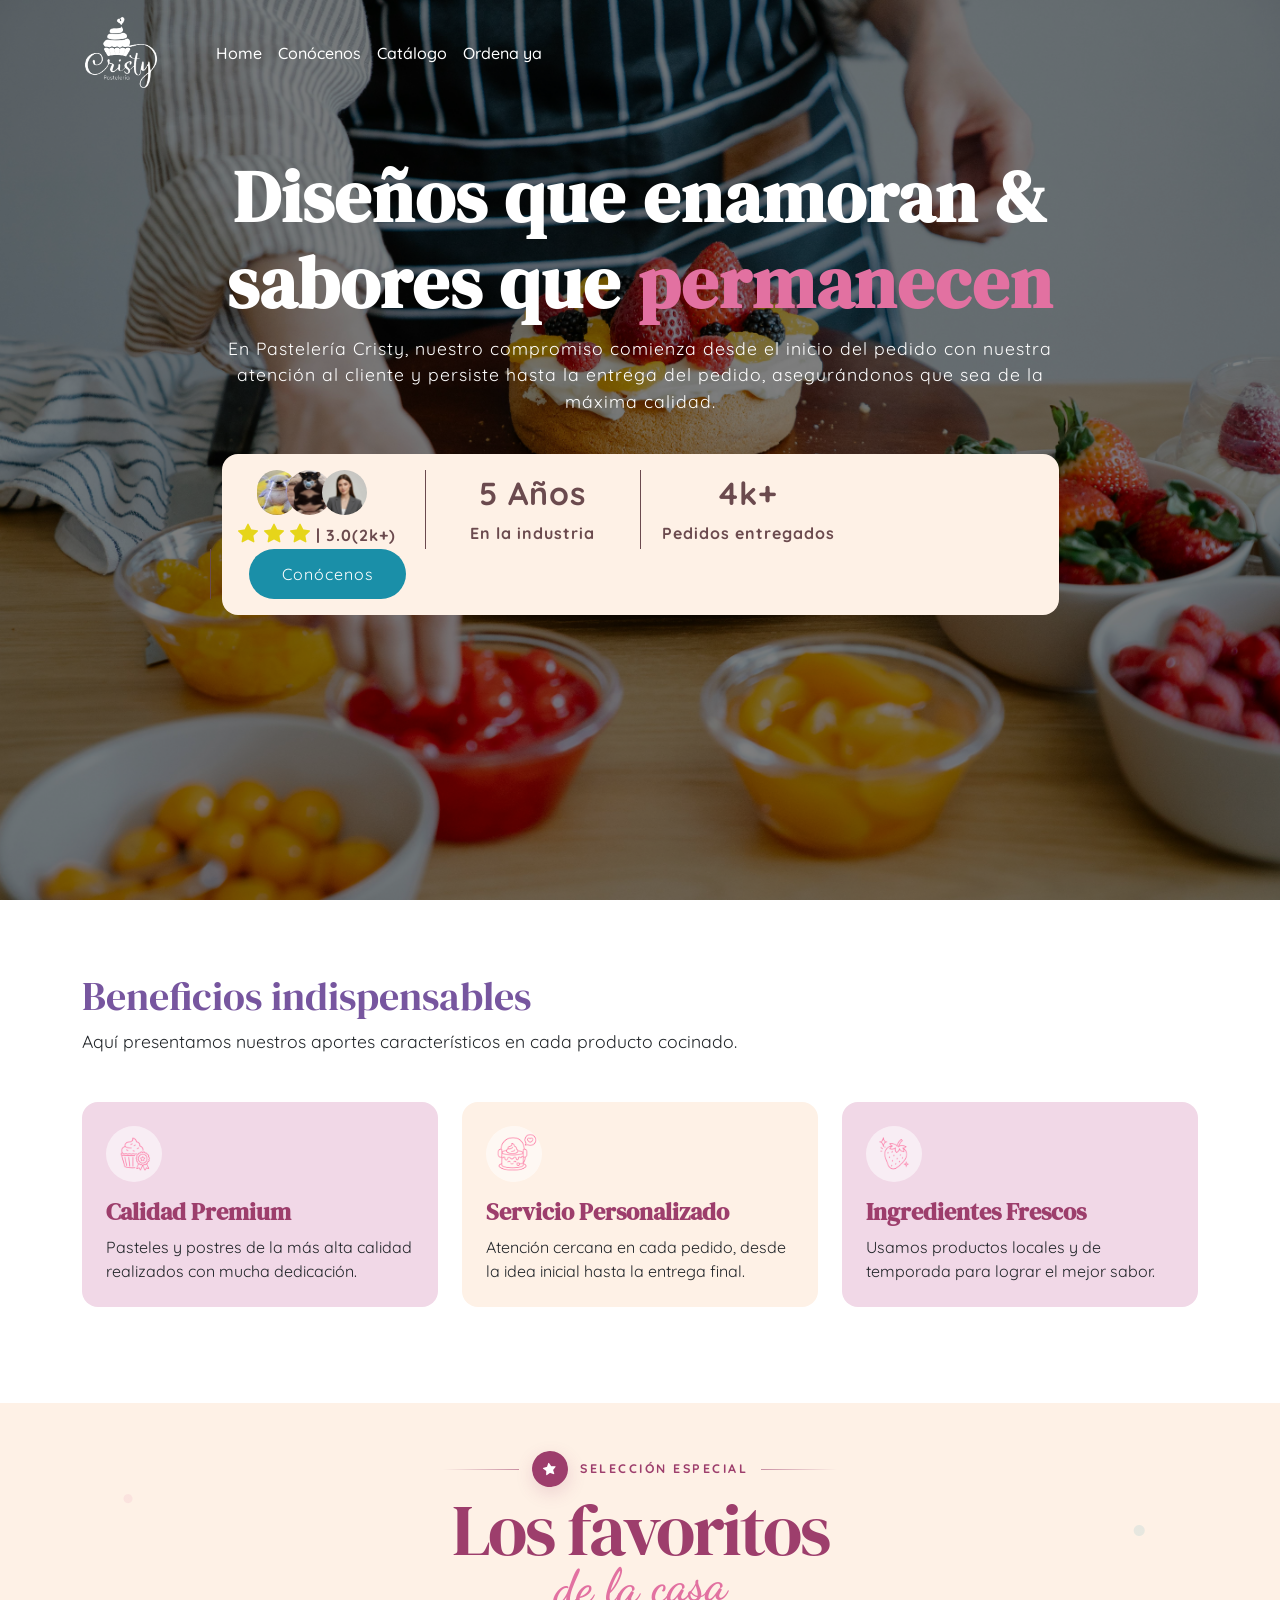
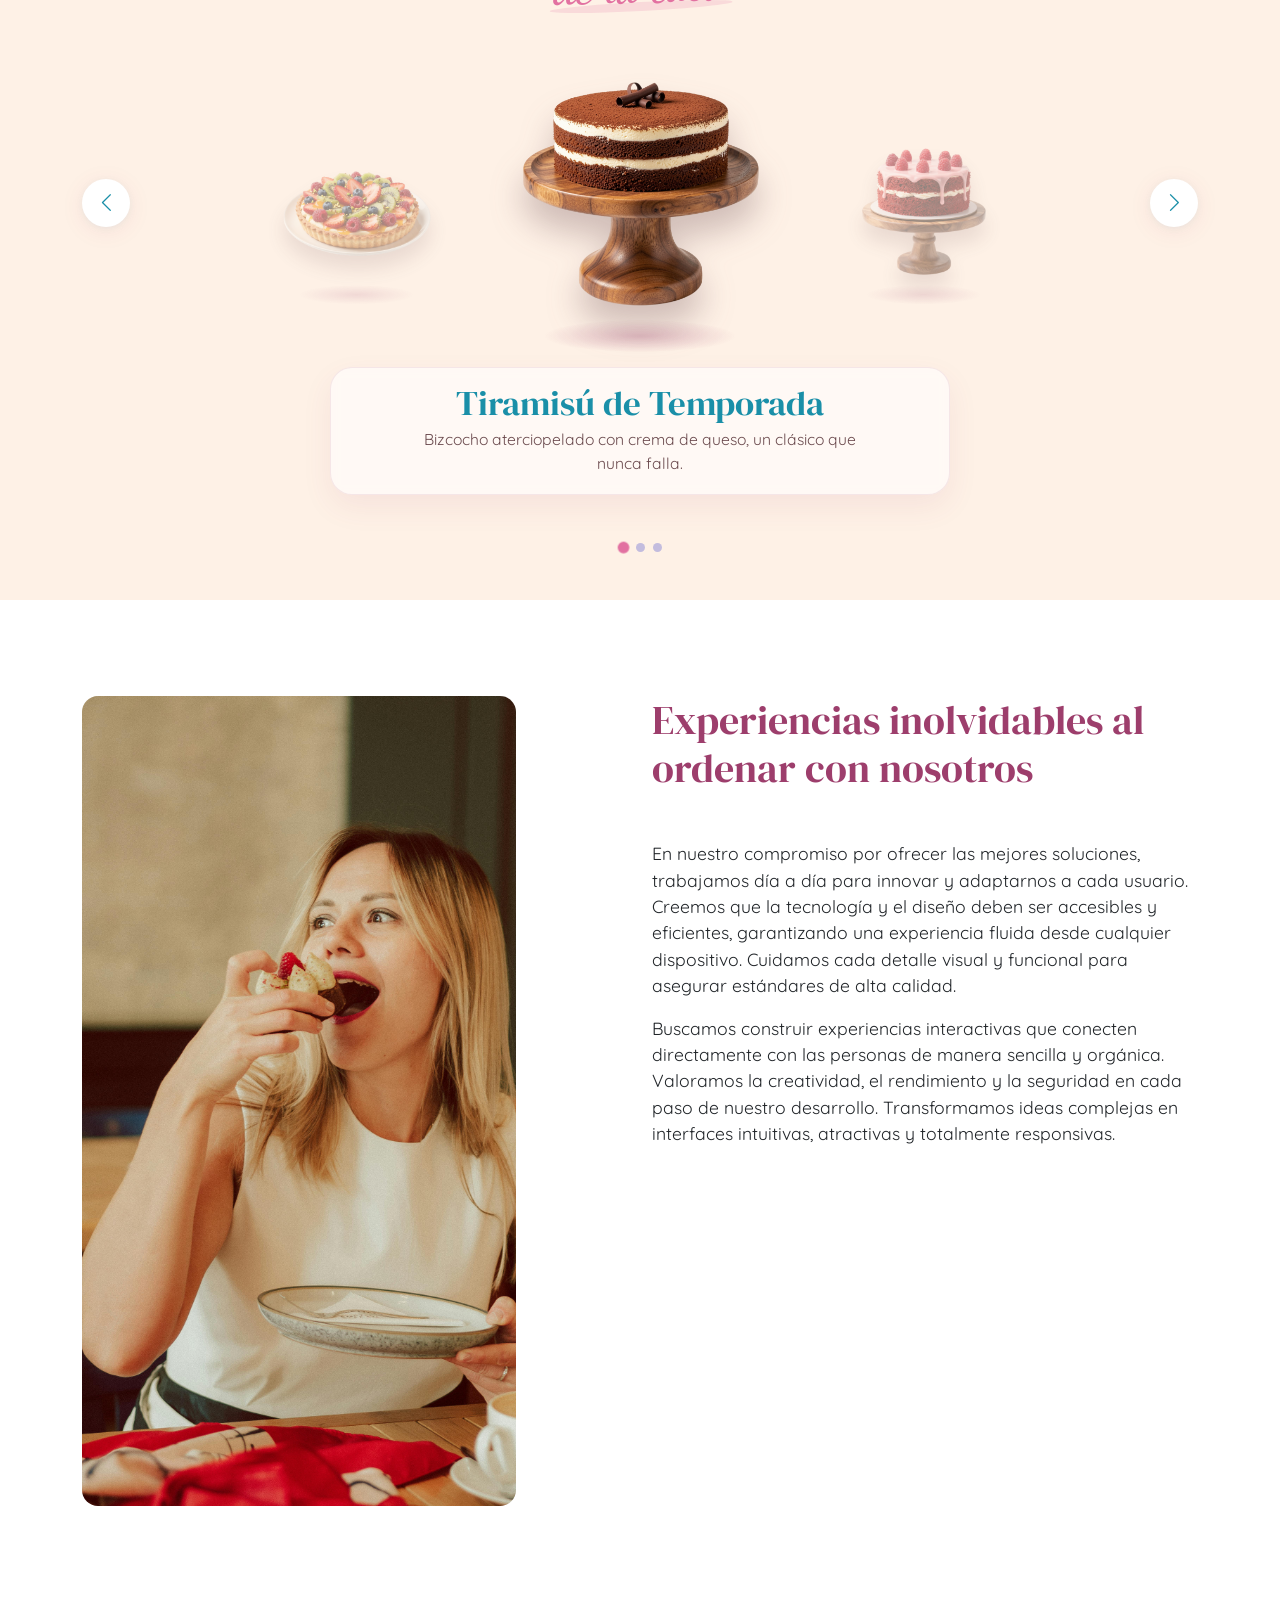
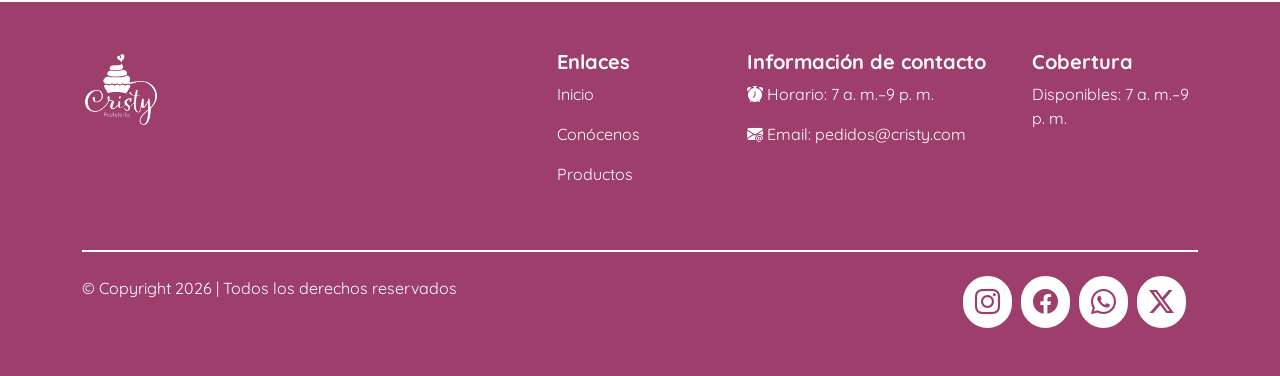
<file: index.html>
<!DOCTYPE html>
<html lang="en">
<head>
    <meta charset="UTF-8">
    <meta name="viewport" content="width=device-width, initial-scale=1.0">
    <title>Pastelería Cristy</title>

    <!-- LINK DE BOOTSTRAP -->
    <link href="https://cdn.jsdelivr.net/npm/bootstrap@5.3.8/dist/css/bootstrap.min.css" rel="stylesheet" integrity="sha384-sRIl4kxILFvY47J16cr9ZwB07vP4J8+LH7qKQnuqkuIAvNWLzeN8tE5YBujZqJLB" crossorigin="anonymous">

    <!-- LINK DE CSS -->
    <link rel="stylesheet" href="styles.css">

    <!-- LINK DE BOOTSTRAP ICONS -->
    <link rel="stylesheet" href="https://cdn.jsdelivr.net/npm/bootstrap-icons@1.13.1/font/bootstrap-icons.min.css">

</head>
<body>
    <header class="header-main">
            <div class="shadow-layer"></div>
            <nav class="navbar navbar-expand-lg">
                <div class="container">
                    <a class="navbar-brand me-5" href="#"><img src="imgs/Logu-obs.png" alt="" style="height: 80px;"></a>
                    <button class="navbar-toggler" type="button" data-bs-toggle="collapse" data-bs-target="#navbarSupportedContent" aria-controls="navbarSupportedContent" aria-expanded="false" aria-label="Toggle navigation">
                        <span class="navbar-toggler-icon"></span>
                    </button>
                    <div class="collapse navbar-collapse" id="navbarSupportedContent">
                    <ul class="navbar-nav me-auto mb-2 mb-lg-0">

                        <li class="nav-item">

                            <a class="nav-link nav-linking-white" aria-current="page" href="index.html">Home</a>

                        </li>

                        <li class="nav-item">

                            <a class="nav-link nav-linking-white" href="conocenos.html">Conócenos</a>

                        </li>

                        <li class="nav-item active">

                            <a class="nav-link nav-linking-white" href="catalogo.html">Catálogo</a>

                        </li>


                        <li class="nav-item">
                            <a class="nav-link nav-linking-white" href="formulario.php">Ordena ya</a>
                        </li>

                    </ul>
                    </div>
                </div>
            </nav>
            <div class="container py-5">
                <div class="header">
                    <div class="d-flex flex-column align-items-center justify-content-center" style="letter-spacing: 1px;">
                        <h1 class="display-2 titles text-center px-3 c0 fw-bold ">
                            Diseños que enamoran & sabores que <span class="c1 titles fw-bold"> permanecen </span> 
                        </h1>
                        <p class="text-center c0 w-75 font1 ">
                            
                            En Pastelería Cristy, nuestro compromiso comienza desde el inicio del pedido con nuestra atención al cliente y persiste hasta la entrega del pedido, asegurándonos que sea de la máxima calidad.

                        </p>
                        <div class="d-none d-xl-block bc3 rounded-4 w-75 mt-4">
                            <div class="row my-3">
                                <div class="col-md-3 d-flex flex-column aling-items-center justify-content-center">
                                    <div class="d-flex align-items-center justify-content-center">
                                        <img src="imgs/pibble.jpg" alt="" class="circle-opinions">
                                        <img src="imgs/Perrito.jpg" alt="" class="circle-opinions">
                                        <img src="imgs/lady.jpg" alt="" class="circle-opinions">
                                    </div>
                                    <div class="d-flex align-items-center justify-content-center pt-1">
                                        <p class="c fw-bold m-0">
                                            <i class="starments bi bi-star-fill"></i>
                                            <i class="starments bi bi-star-fill"></i>
                                            <i class=" starments bi bi-star-fill"></i>
                                            | 3.0(2k+)</p>
                                    </div>
                                </div>
                                <div class="col-md-3 d-flex flex-column aling-items-center justify-content-center borderin">
                                    <h2 class="c text-center fw-bold titl">5 Años</h2>
                                    <p class="c text-center fw-bold m-0">En la industria</p>
                                </div>
                                <div class="col-md-3 d-mpme d-flex flex-column aling-items-center justify-content-center borderin">
                                    <h2 class="c text-center fw-bold">4k+</h2>
                                    <p class="c text-center fw-bold m-0">Pedidos entregados</p>
                                </div> 
                                <div class="d-flex align-items-center justify-content-center borderin" style="width: 235px;">
                                    <a href="conocenos.html" type="button" class="btn btn-1 w-75 rounded-5 d-flex align-items-center justify-content-center " style="height: 50px;">Conócenos</a>
                                </div>
                            </div>
                        </div>
                        <div class="d-xl-none d-md-block d-lg-block d-flex align-items-center justify-content-center mt-5" style="width: 235px;">
                            <a href="conocenos.html" type="button" class="btn btn-1 w-100 rounded-5 d-flex align-items-center justify-content-center " style="height: 50px;">Conócenos</a>
                        </div>
                        
                    </div>
                </div>
            </div>
    </header>

    <main>
        <section>
            <div class="container-fluid my-5 pt-4 pb-5">
                <div class="container">
                    <h1 class="titles c2">Beneficios indispensables</h1>
                    <p class="mb-5 font1">Aquí presentamos nuestros aportes característicos en cada producto cocinado.</p>
                    <div class="row g-4">
                        <div class="col-12 col-md-4">
                            <div class="card card-beneficio p-4 h-100 border-0 rounded-4">
                                <div class="icon-circle mb-3">
                                    <img src="imgs/calidad.png" alt="Calidad Premium">
                                </div>
                                <h4 class="fw-bold c6 titles m-0">Calidad Premium</h4>
                                <p class="mt-2 mb-0">
                                    Pasteles y postres de la más alta calidad realizados con mucha dedicación.
                                </p>
                            </div>
                        </div>
                        <div class="col-12 col-md-4">
                            <div class="card card-beneficio p-4 h-100 border-0 rounded-4" style="background-color: #FEF1E6;">
                                <div class="icon-circle mb-3">
                                    <img src="imgs/servicio.png" alt="Servicio Personalizado">
                                </div>
                                <h4 class="fw-bold c6 titles m-0">Servicio Personalizado</h4>
                                <p class="mt-2 mb-0">
                                    Atención cercana en cada pedido, desde la idea inicial hasta la entrega final.
                                </p>
                            </div>
                        </div>
                        <div class="col-12 col-md-4">
                            <div class="card card-beneficio p-4 h-100 border-0 rounded-4">
                                <div class="icon-circle mb-3">
                                    <img src="imgs/frescura.png" alt="Ingredientes Frescos">
                                </div>
                                <h4 class="fw-bold c6 titles m-0">Ingredientes Frescos</h4>
                                <p class="mt-2 mb-0">
                                    Usamos productos locales y de temporada para lograr el mejor sabor.
                                </p>
                            </div>
                        </div>
                    </div>
                </div>
            </div>
        </section>
        
         <section class="cake-carousel-section">
            <div class="container py-5">

                <div class="text-center cake-section-heading" aria-labelledby="favoritos-title">
                    <div class="cake-eyebrow" aria-hidden="true">
                        <span class="cake-eyebrow-line"></span>
                        <span class="cake-featured-seal">
                            <i class="bi bi-star-fill"></i>
                        </span>
                        <span class="cake-eyebrow-text">Selección especial</span>
                        <span class="cake-eyebrow-line"></span>
                    </div>

                    <h2 id="favoritos-title" class="cake-featured-title titles">
                        Los favoritos
                        <span>de la casa</span>
                    </h2>
                </div>

                <div class="cake-stage">
                <!-- el resto del carrusel queda exactamente igual -->
                    <button type="button" class="cake-arrow cake-arrow--left" aria-label="Pastel anterior">
                        <i class="bi bi-chevron-left"></i>
                    </button>

                    <div class="cake-track">
                        <div class="cake-slide is-prev" data-index="2">
                            <div class="cake-float">
                                <a href="">

                                    <img src="imgs/best_sellers/tiramisu.png" alt="Chocolate Intenso" class="cake-img">

                                </a>

                            </div>
                            <div class="cake-stand"></div>
                        </div>
                        <div class="cake-slide is-active" data-index="1">
                            <div class="cake-float">
                                <a href="">

                                    <img src="imgs/best_sellers/redvelvet3.png" alt="Red Velvet Clásico" class="cake-img">

                                </a>
                            </div>
                            <div class="cake-stand"></div>
                        </div>
                        <div class="cake-slide is-next" data-index="0">
                            <div class="cake-float">
                                <a href="">

                                    <img src="imgs/best_sellers/tartaleta.png" alt="Tres Leches de la Casa" class="cake-img">

                                </a>
                            </div>
                            <div class="cake-stand"></div>
                        </div>
                        
                    </div>

                    <button type="button" class="cake-arrow cake-arrow--right" aria-label="Siguiente pastel">
                        <i class="bi bi-chevron-right"></i>
                    </button>
                </div>

                <div class="text-center carousel-info">
                    <h3 class="titles c1 cake-title">Tiramisú de Temporada</h3>
                    <p class="cake-desc mx-auto">Bizcocho aterciopelado con crema de queso, un clásico que nunca falla.</p>
                </div>

                <div class="cake-dots mt-5">
                    <span class="cake-dot is-active" data-index="0"></span>
                    <span class="cake-dot" data-index="1"></span>
                    <span class="cake-dot" data-index="2"></span>
                </div>
            </div>
        </section>

        <section>
            <div class="container-fluid my-5">
                <div class="container py-5" style="height: 100%;">
                    <div class="row" style="height: 100%;">
                        <div class="col-lg-6 pe-5">
                            <div class="img-final rounded-4"></div>
                        </div>
                        <div class="col-lg-6">
                            <div class="d-flex flex-column">
                                <div class="col-12">
                                    <h1 class="titles c6 mb-5">Experiencias inolvidables al ordenar con nosotros</h1>
                                    <p class="font1">
                                        En nuestro compromiso por ofrecer las mejores soluciones, trabajamos día a día para innovar y adaptarnos a cada usuario. Creemos que la tecnología y el diseño deben ser accesibles y eficientes, garantizando una experiencia fluida desde cualquier dispositivo. Cuidamos cada detalle visual y funcional para asegurar estándares de alta calidad.

                                    </p>
                                    <p class="font1">
                                        Buscamos construir experiencias interactivas que conecten directamente con las personas de manera sencilla y orgánica. Valoramos la creatividad, el rendimiento y la seguridad en cada paso de nuestro desarrollo. Transformamos ideas complejas en interfaces intuitivas, atractivas y totalmente responsivas.
                                    </p>
                                </div>

                                <!--
                                <div class="col-12 d-flex" style="margin-top: 100px;">
                                    <div class="col-4">

                                        <h2 class="text-center c1">200+</h1>
                                        <h5 class="text-center c fw-bold">Reseñas Positivas</h5>
                                    </div>
                                    <div class="col-4">

                                        <h2 class="text-center c6">5 Años</h2>
                                        <h5 class="text-center c fw-bold">En la industria</h5>
                                    </div>
                                    <div class="col-4">

                                        <h2 class="text-center c7">4k+</h2>
                                        <h5 class="text-center c fw-bold">Pedidos Entregados </h5>
                                    </div>
                                </div>
                                -->
                            </div>
                        </div>
                    </div>
                </div>
            </div>
        </section>


        

    </main>

    <footer>
        <div class="container-fluid bc6" >
            <div class="container pt-5 pb-4 h-100">
                <div style="border-bottom: #fff 2px solid;" class="pb-5">
                    <div class="row">
                        <div class="col-md-5">
                            <img src="imgs/Logu-obs.png" alt="" class="mb-5" style="height: 80px;">  
                        </div>
                        <div class="col-2  text-white">
                            <h5 class="fw-bold">Enlaces</h5>
                            <p>Inicio</p>
                            <p>Conócenos</p>
                            <p>Productos</p>
                        </div>
                        <div class="col-md-3 text-white">
                            <h5 class="fw-bold">Información de contacto</h5>
                            <p><i class="bi bi-alarm-fill"></i> Horario: 7 a. m.–9 p. m.</p>
                            <p><i class="bi bi-envelope-at-fill"></i> Email: pedidos@cristy.com</p>
                        </div>
                        <div class="col-md-2 text-white">
                            <h5 class="fw-bold">Cobertura</h5>
                            <p>Disponibles: 7 a. m.–9 p. m.</p>
                        </div>
                    </div>
                </div>
                <div class="pt-4" >
                    <div class="row">

                        <div class="col-8"> <p style="color: #fff;" style="height: 100%;">© Copyright 2026 | Todos los derechos reservados </p></div>
                        <div class="col-md-4 text-white text-end pe-4 pb-4 mt-auto">
                            <a href="https://www.instagram.com/" target="blank" class="footer-a">

                                <i class="bi bi-instagram footer-icons"></i>

                            </a>
                            <a href="https://www.facebook.com" target="blank" class="footer-a">

                                <i class="bi bi-facebook footer-icons"></i>

                            </a>
                            <a href="https://www.whatsapp.com/" target="blank" class="footer-a">

                                <i class="bi bi-whatsapp footer-icons"></i>

                            </a>
                            <a href="https://x.com/" target="blank" class="footer-a">

                                <i class="bi bi-twitter-x footer-icons"></i>

                            </a>
                        </div>

                        </div>

                    </div>
                </div>
            </div>

        </div>

    </footer>

    <script src="https://cdn.jsdelivr.net/npm/bootstrap@5.3.8/dist/js/bootstrap.bundle.min.js" integrity="sha384-FKyoEForCGlyvwx9Hj09JcYn3nv7wiPVlz7YYwJrWVcXK/BmnVDxM+D2scQbITxI" crossorigin="anonymous"></script>

    <script src="JavaScript/main.js"></script>

</body>
</html>
</file>
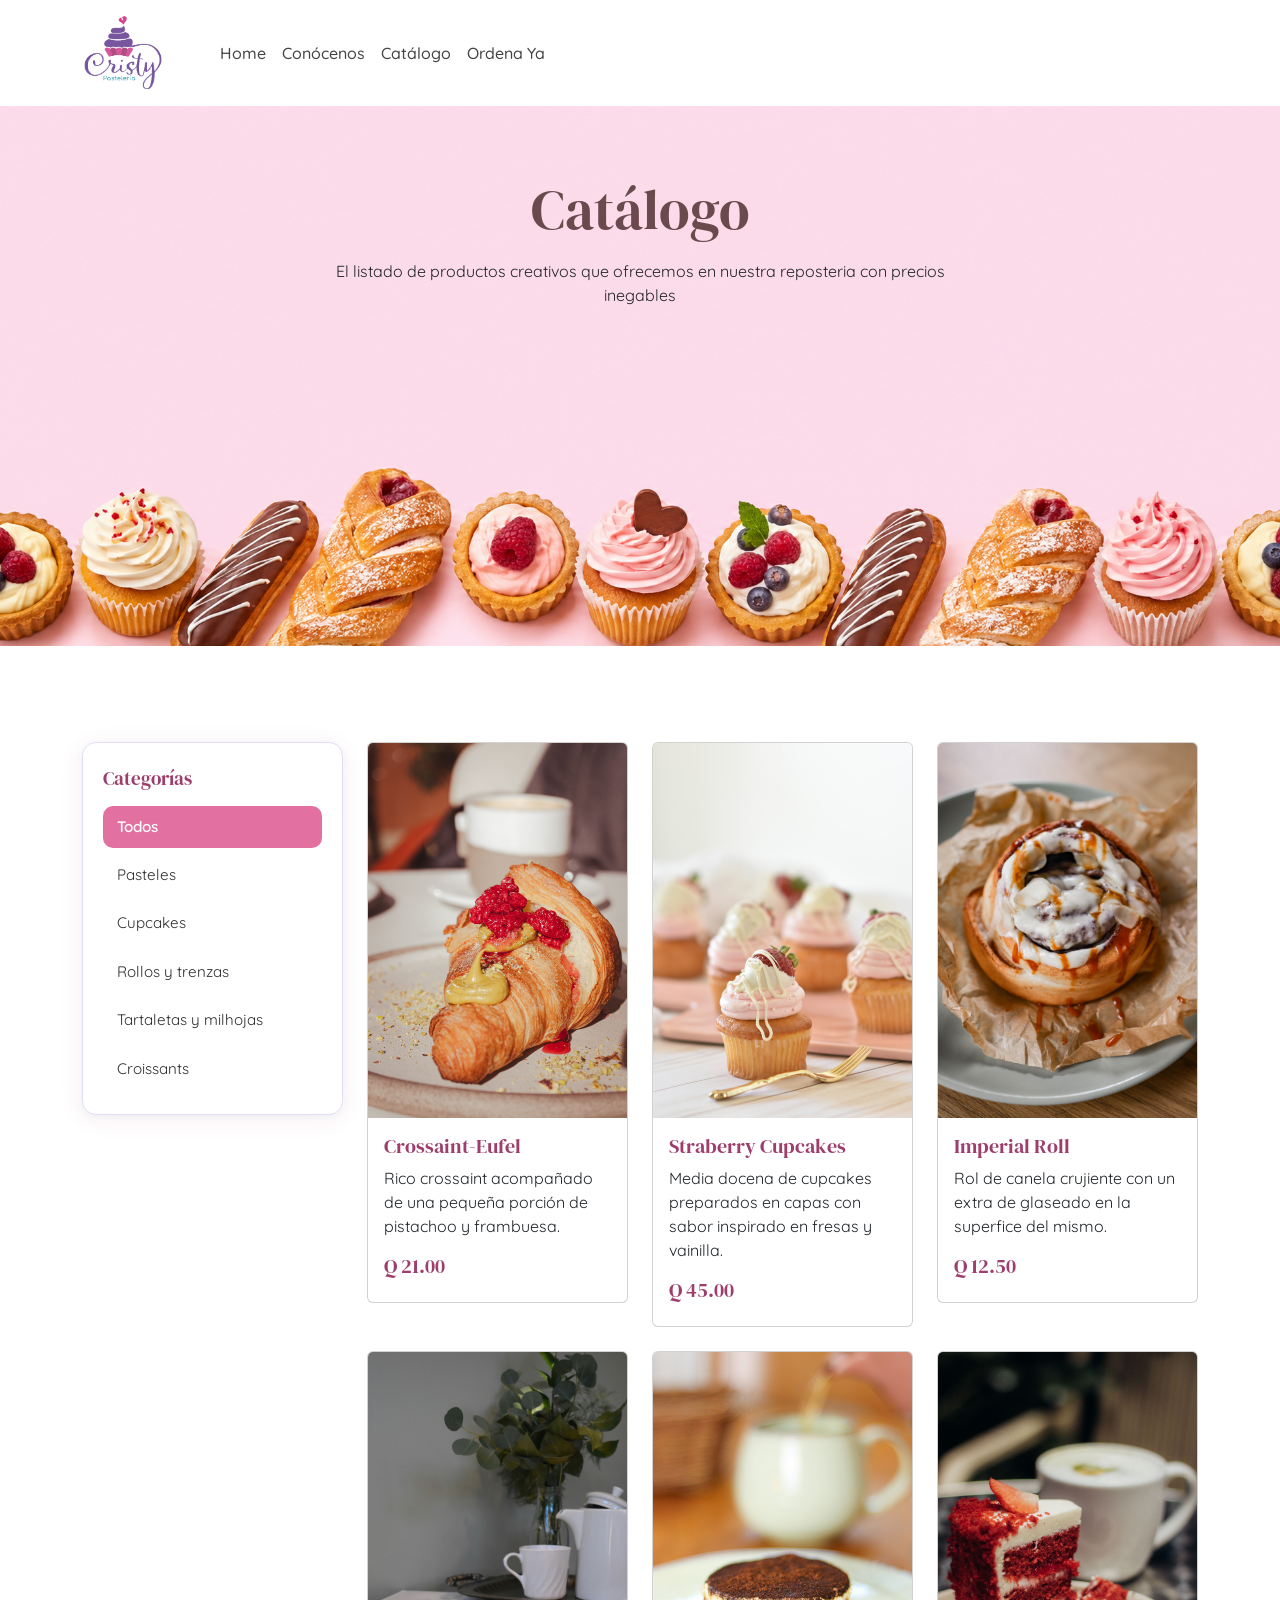
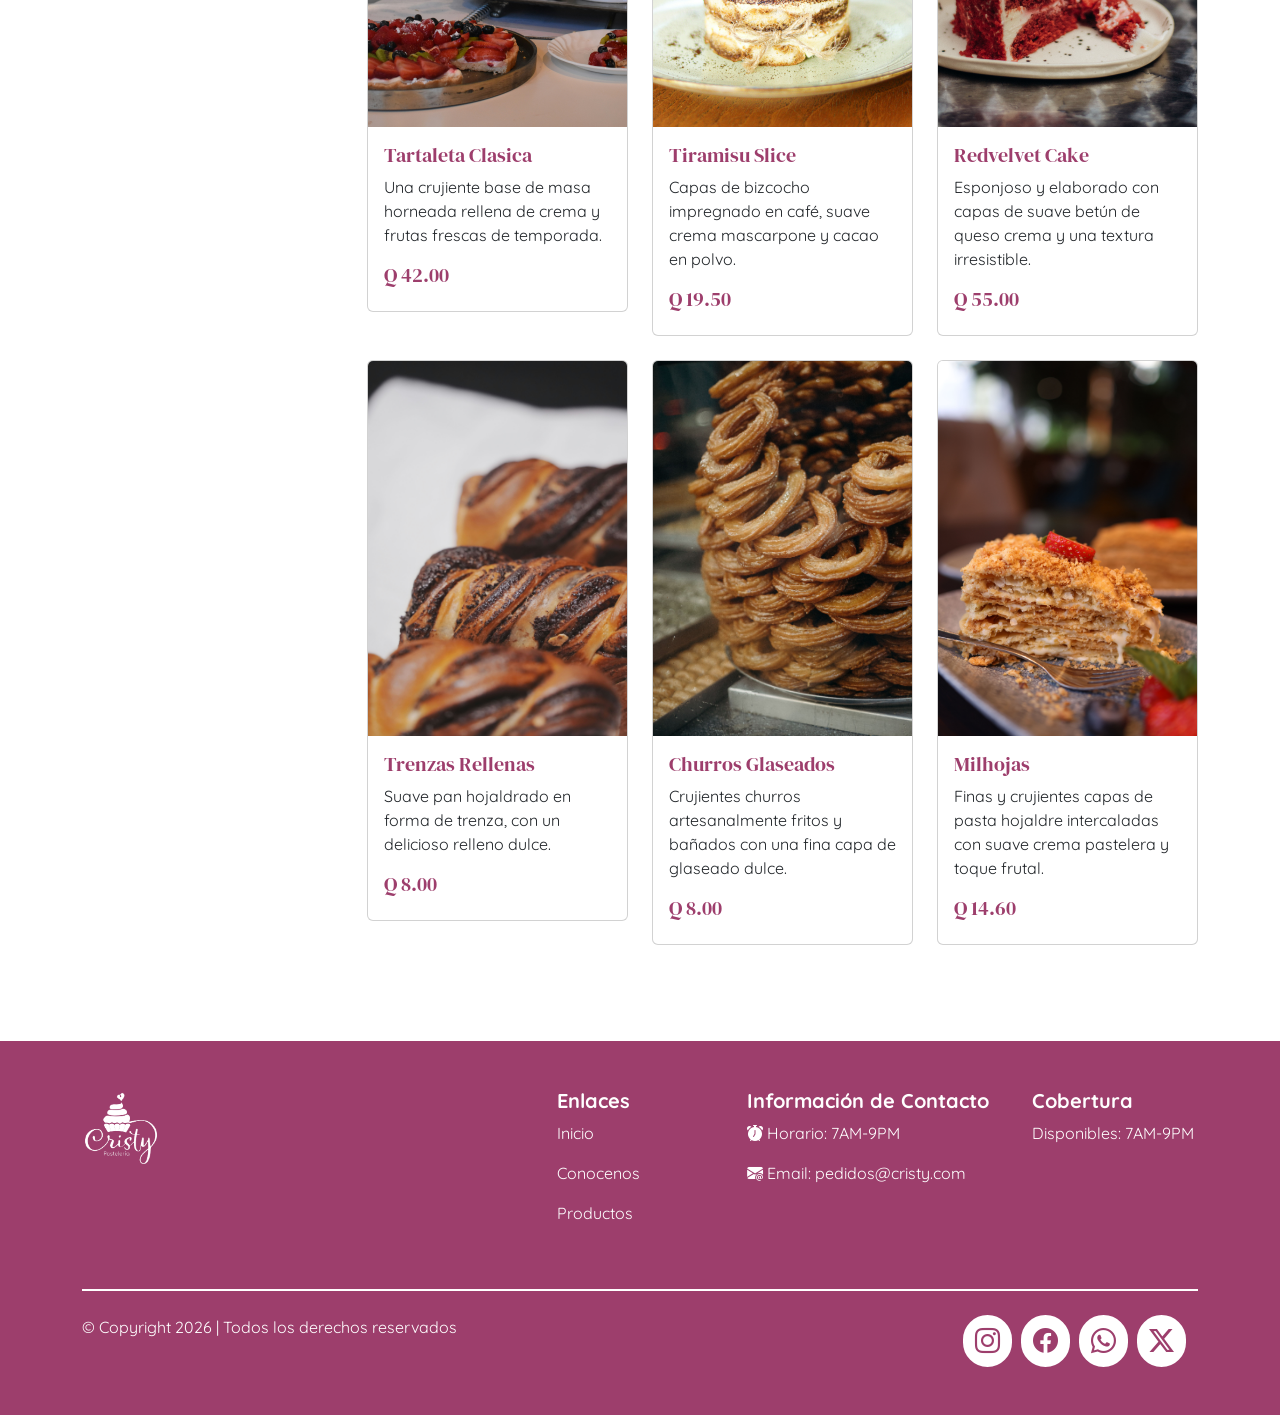
<file: catalogo.html>
<!DOCTYPE html>
<html lang="en">
<head>
    <meta charset="UTF-8">
    <meta name="viewport" content="width=device-width, initial-scale=1.0">
    <title>Catalogo</title>
    
    <!-- LINK DE BOOTSTRAP -->
    <link href="https://cdn.jsdelivr.net/npm/bootstrap@5.3.8/dist/css/bootstrap.min.css" rel="stylesheet" integrity="sha384-sRIl4kxILFvY47J16cr9ZwB07vP4J8+LH7qKQnuqkuIAvNWLzeN8tE5YBujZqJLB" crossorigin="anonymous">

    <!-- LINK DE CSS -->
    <link rel="stylesheet" href="styles.css">

    <!-- LINK DE BOOTSTRAP ICONS -->
    <link rel="stylesheet" href="https://cdn.jsdelivr.net/npm/bootstrap-icons@1.13.1/font/bootstrap-icons.min.css">

</head>
<body>
    
    <header>
        <nav class="navbar navbar-expand-lg">
                <div class="container">
                    <a class="navbar-brand me-5" href="#"><img src="imgs/Logu.png" alt="" style="height: 80px;"></a>
                    <button class="navbar-toggler" type="button" data-bs-toggle="collapse" data-bs-target="#navbarSupportedContent" aria-controls="navbarSupportedContent" aria-expanded="false" aria-label="Toggle navigation">
                        <span class="navbar-toggler-icon"></span>
                    </button>
                    <div class="collapse navbar-collapse" id="navbarSupportedContent">
                    <ul class="navbar-nav me-auto mb-2 mb-lg-0">

                        <li class="nav-item">

                            <a class="nav-link nav-linking-dark" aria-current="page" href="index.html">Home</a>

                        </li>

                        <li class="nav-item">

                            <a class="nav-link nav-linking-dark" href="conocenos.html">Conócenos</a>

                        </li>

                        <li class="nav-item dropdown">    
                            
                            <a class="nav-link nav-linking-dark" href="catalogo.html">Catálogo</a>
                        
                        </li>

                        <li class="nav-item">
                            <a class="nav-link nav-linking-dark" href="formulario.php">Ordena Ya</a>
                        </li>

                    </ul>
                    <div>
                        <!-- aqui va el icono de carrito -->
                    </div>
                    </div>
                </div>
            </nav>
    </header>

    <main>

        <section class="banner">
            <h1 class="titles c text-center display-4" style="padding-top: 70px;">Catálogo</h1>
            <div class="d-flex align-items-center justify-content-center flex-column mt-3">
                <p class="w-50 text-center">El listado de productos creativos que ofrecemos en nuestra reposteria con precios inegables</p>
            </div>
        </section>


        <section >
            <div class="container-fluid">
                <div class="container py-5 my-5">
                    <div class="row">
                        <div class="col-lg-3 mb-4 mb-lg-0">
                            <div class="catalog-filter sticky-top">
                                <h5 class="titles c6 filter-title">Categorías</h5>
                                <div class="filter-list">
                                    <button type="button" class="filter-btn is-active" data-filtro="todos">
                                        Todos
                                    </button>
                                    <button type="button" class="filter-btn" data-filtro="pasteles">
                                        Pasteles
                                    </button>
                                    <button type="button" class="filter-btn" data-filtro="cupcakes">
                                        Cupcakes
                                    </button>
                                    <button type="button" class="filter-btn" data-filtro="rollos">
                                        Rollos y trenzas
                                    </button>
                                    <button type="button" class="filter-btn" data-filtro="tartaletas">
                                        Tartaletas y milhojas
                                    </button>
                                    <button type="button" class="filter-btn" data-filtro="croissants">
                                        Croissants
                                    </button>
                                </div>
                            </div>
                        </div>
                        <div class="col-lg-9">
                            <div class="row row-cols-2 row-cols-md-3 g-4" id="grid-productos">

                                <div class="col producto" data-categoria="croissants">
                                    <div class="card">
                                        <img src="imgs/catalogo/3.jpg" class="card-img-top cards-imgs" alt="...">
                                        <div class="card-body">
                                            <h5 class="card-title titles c6">Crossaint-Eufel</h5>
                                            <p class="card-text">Rico crossaint acompañado de una pequeña porción de pistachoo y frambuesa.</p>
                                            <h5 class="card-title titles c6">Q 21.00</h5>
                                        </div>
                                    </div>
                                </div>

                                <div class="col producto" data-categoria="cupcakes">
                                    <div class="card">
                                        <img src="imgs/catalogo/4.jpg" class="card-img-top cards-imgs" alt="...">
                                        <div class="card-body">
                                            <h5 class="card-title titles c6">Straberry Cupcakes</h5>
                                            <p class="card-text">Media docena de cupcakes preparados en capas con sabor inspirado en fresas y vainilla.</p>
                                            <h5 class="card-title titles c6">Q 45.00</h5>
                                        </div>
                                    </div>
                                </div>

                                <div class="col producto" data-categoria="rollos">
                                    <div class="card">
                                        <img src="imgs/catalogo/5.jpg" class="card-img-top cards-imgs" alt="...">
                                        <div class="card-body">
                                            <h5 class="card-title titles c6">Imperial Roll</h5>
                                            <p class="card-text">Rol de canela crujiente con un extra de glaseado en la superfice del mismo.</p>
                                            <h5 class="card-title titles c6">Q 12.50</h5>
                                        </div>
                                    </div>
                                </div>

                                <div class="col producto" data-categoria="tartaletas">
                                    <div class="card">
                                        <img src="imgs/catalogo/6.jpg" class="card-img-top cards-imgs" alt="...">
                                        <div class="card-body">
                                            <h5 class="card-title titles c6">Tartaleta Clasica</h5>
                                            <p class="card-text">Una crujiente base de masa horneada rellena de crema y frutas frescas de temporada.</p>
                                            <h5 class="card-title titles c6">Q 42.00</h5>
                                        </div>
                                    </div>
                                </div>

                                <div class="col producto" data-categoria="pasteles">
                                    <div class="card">
                                        <img src="imgs/catalogo/7.jpg" class="card-img-top cards-imgs" alt="...">
                                        <div class="card-body">
                                            <h5 class="card-title titles c6">Tiramisu Slice</h5>
                                            <p class="card-text">Capas de bizcocho impregnado en café, suave crema mascarpone y cacao en polvo.</p>
                                            <h5 class="card-title titles c6">Q 19.50</h5>
                                        </div>
                                    </div>
                                </div>

                                <div class="col producto" data-categoria="pasteles">
                                    <div class="card">
                                        <img src="imgs/catalogo/10.jpg" class="card-img-top cards-imgs" alt="...">
                                        <div class="card-body">
                                            <h5 class="card-title titles c6">Redvelvet Cake</h5>
                                            <p class="card-text">Esponjoso y elaborado con capas de suave betún de queso crema y una textura irresistible.</p>
                                            <h5 class="card-title titles c6">Q 55.00</h5>
                                        </div>
                                    </div>
                                </div>

                                <div class="col producto" data-categoria="rollos">
                                    <div class="card">
                                        <img src="imgs/catalogo/11.jpg" class="card-img-top cards-imgs" alt="...">
                                        <div class="card-body">
                                            <h5 class="card-title titles c6">Trenzas Rellenas</h5>
                                            <p class="card-text">Suave pan hojaldrado en forma de trenza, con un delicioso relleno dulce.</p>
                                            <h5 class="card-title titles c6">Q 8.00</h5>
                                        </div>
                                    </div>
                                </div>

                                <div class="col producto" data-categoria="rollos">
                                    <div class="card">
                                        <img src="imgs/catalogo/12.jpg" class="card-img-top cards-imgs" alt="...">
                                        <div class="card-body">
                                            <h5 class="card-title titles c6">Churros Glaseados</h5>
                                            <p class="card-text">Crujientes churros artesanalmente fritos y bañados con una fina capa de glaseado dulce.</p>
                                            <h5 class="card-title titles c6">Q 8.00</h5>
                                        </div>
                                    </div>
                                </div>

                                <div class="col producto" data-categoria="tartaletas">
                                    <div class="card">
                                        <img src="imgs/catalogo/14.jpg" class="card-img-top cards-imgs" alt="...">
                                        <div class="card-body">
                                            <h5 class="card-title titles c6">Milhojas</h5>
                                            <p class="card-text">Finas y crujientes capas de pasta hojaldre intercaladas con suave crema pastelera y toque frutal.</p>
                                            <h5 class="card-title titles c6">Q 14.60</h5>
                                        </div>
                                    </div>
                                </div>
                            </div>

                            <p class="filter-empty d-none text-center mt-5">No hay productos en esta categoría todavía.</p>

                        </div>
                    </div>
                </div>
            </div>
        </section>


    </main>
    
    <footer>
        <div class="container-fluid bc6" >
            <div class="container pt-5 pb-4 h-100">
                <div style="border-bottom: #fff 2px solid;" class="pb-5">
                    <div class="row">
                        <div class="col-md-5">
                            <img src="imgs/Logu-obs.png" alt="" class="mb-5" style="height: 80px;">  
                        </div>
                        <div class="col-2  text-white">
                            <h5 class="fw-bold">Enlaces</h5>
                            <p>Inicio</p>
                            <p>Conocenos</p>
                            <p>Productos</p>
                        </div>
                        <div class="col-md-3 text-white">
                            <h5 class="fw-bold">Información de Contacto</h5>
                            <p><i class="bi bi-alarm-fill"></i> Horario: 7AM-9PM</p>
                            <p><i class="bi bi-envelope-at-fill"></i> Email: pedidos@cristy.com</p>
                        </div>
                        <div class="col-md-2 text-white">
                            <h5 class="fw-bold">Cobertura</h5>
                            <p>Disponibles: 7AM-9PM</p>
                        </div>
                    </div>
                </div>
                <div class="pt-4" >
                    <div class="row">

                        <div class="col-8"> <p style="color: #fff;" style="height: 100%;">© Copyright 2026 | Todos los derechos reservados </p></div>
                        <div class="col-md-4 text-white text-end pe-4 pb-4 mt-auto">
                            <a href="https://www.instagram.com/" target="blank" class="footer-a">

                                <i class="bi bi-instagram footer-icons"></i>

                            </a>
                            <a href="https://www.facebook.com" target="blank" class="footer-a">

                                <i class="bi bi-facebook footer-icons"></i>

                            </a>
                            <a href="https://www.whatsapp.com/" target="blank" class="footer-a">

                                <i class="bi bi-whatsapp footer-icons"></i>

                            </a>
                            <a href="https://x.com/" target="blank" class="footer-a">

                                <i class="bi bi-twitter-x footer-icons"></i>

                            </a>
                        </div>

                        </div>

                    </div>
                </div>
            </div>

        </div>

    </footer>

    <script src="https://cdn.jsdelivr.net/npm/bootstrap@5.3.8/dist/js/bootstrap.bundle.min.js" integrity="sha384-FKyoEForCGlyvwx9Hj09JcYn3nv7wiPVlz7YYwJrWVcXK/BmnVDxM+D2scQbITxI" crossorigin="anonymous"></script>

    <script src="JavaScript/catalogo.js"></script>


</body>
</html>
</file>
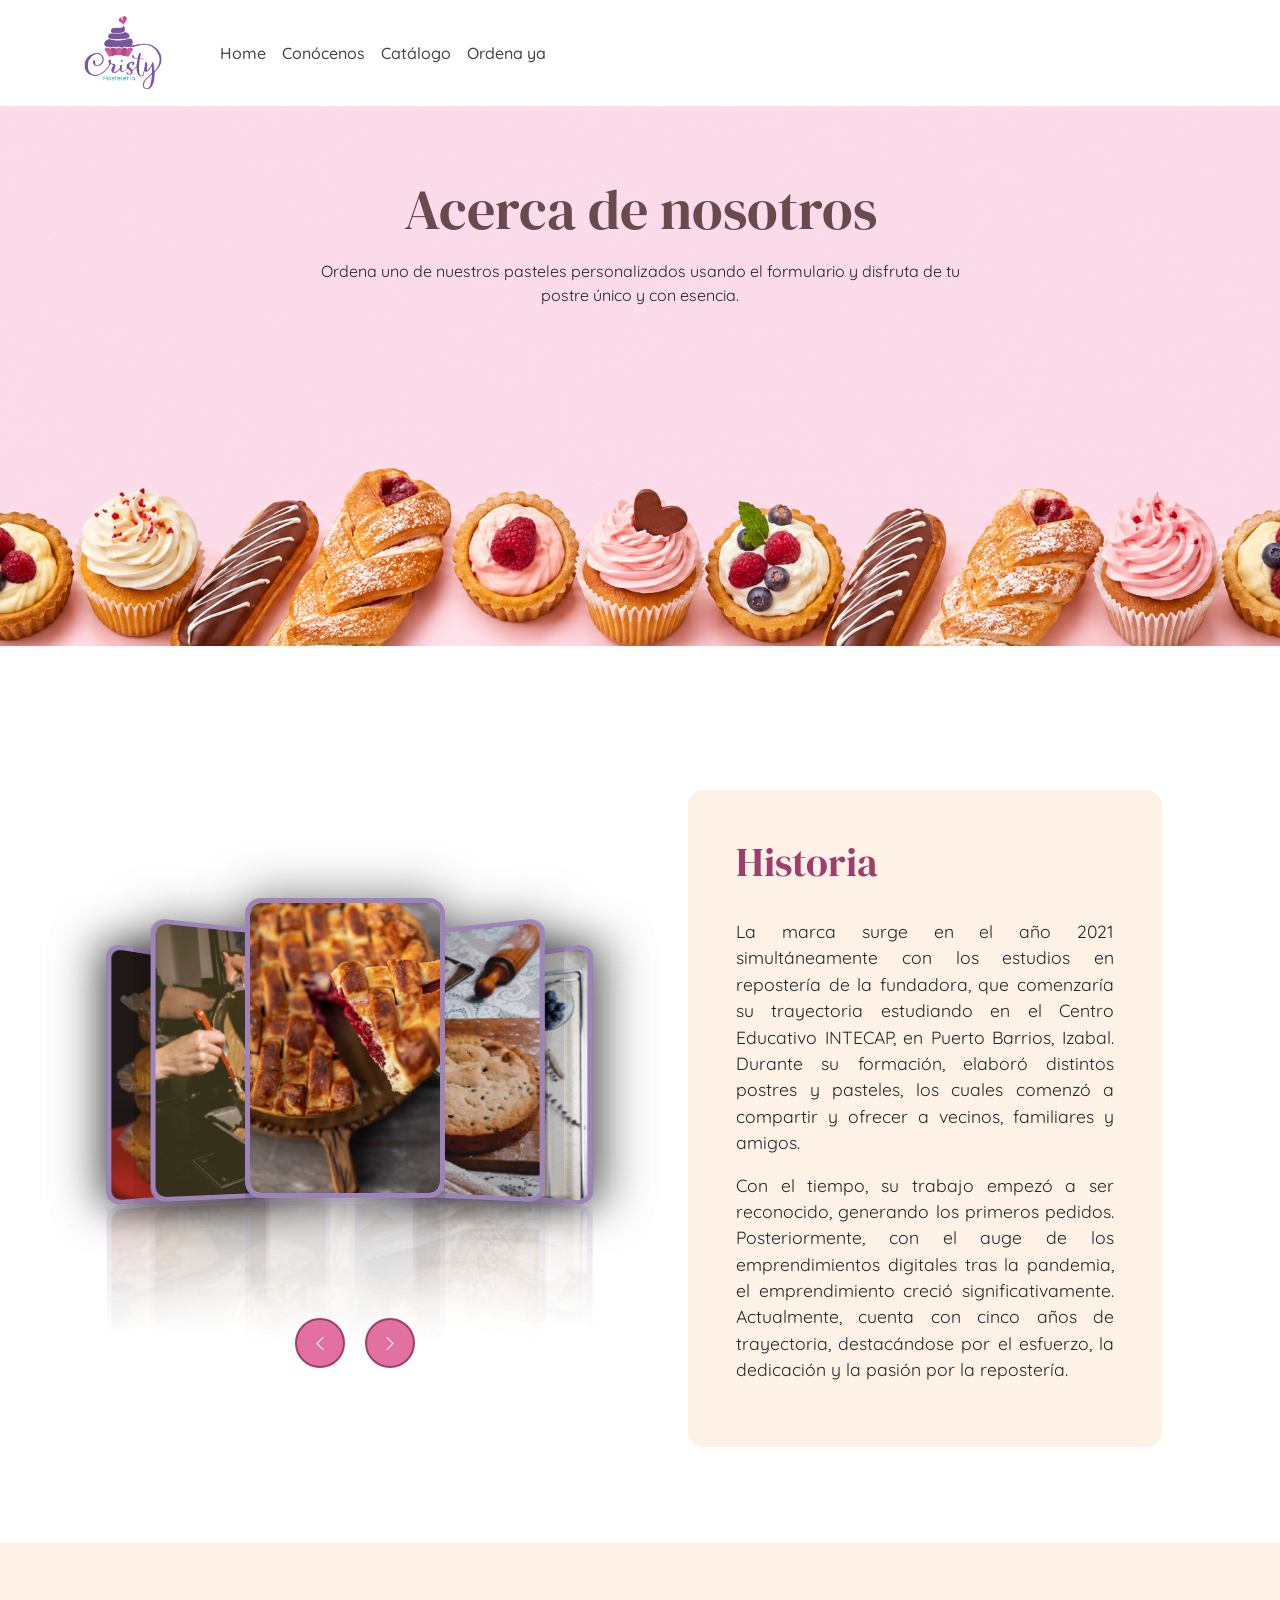
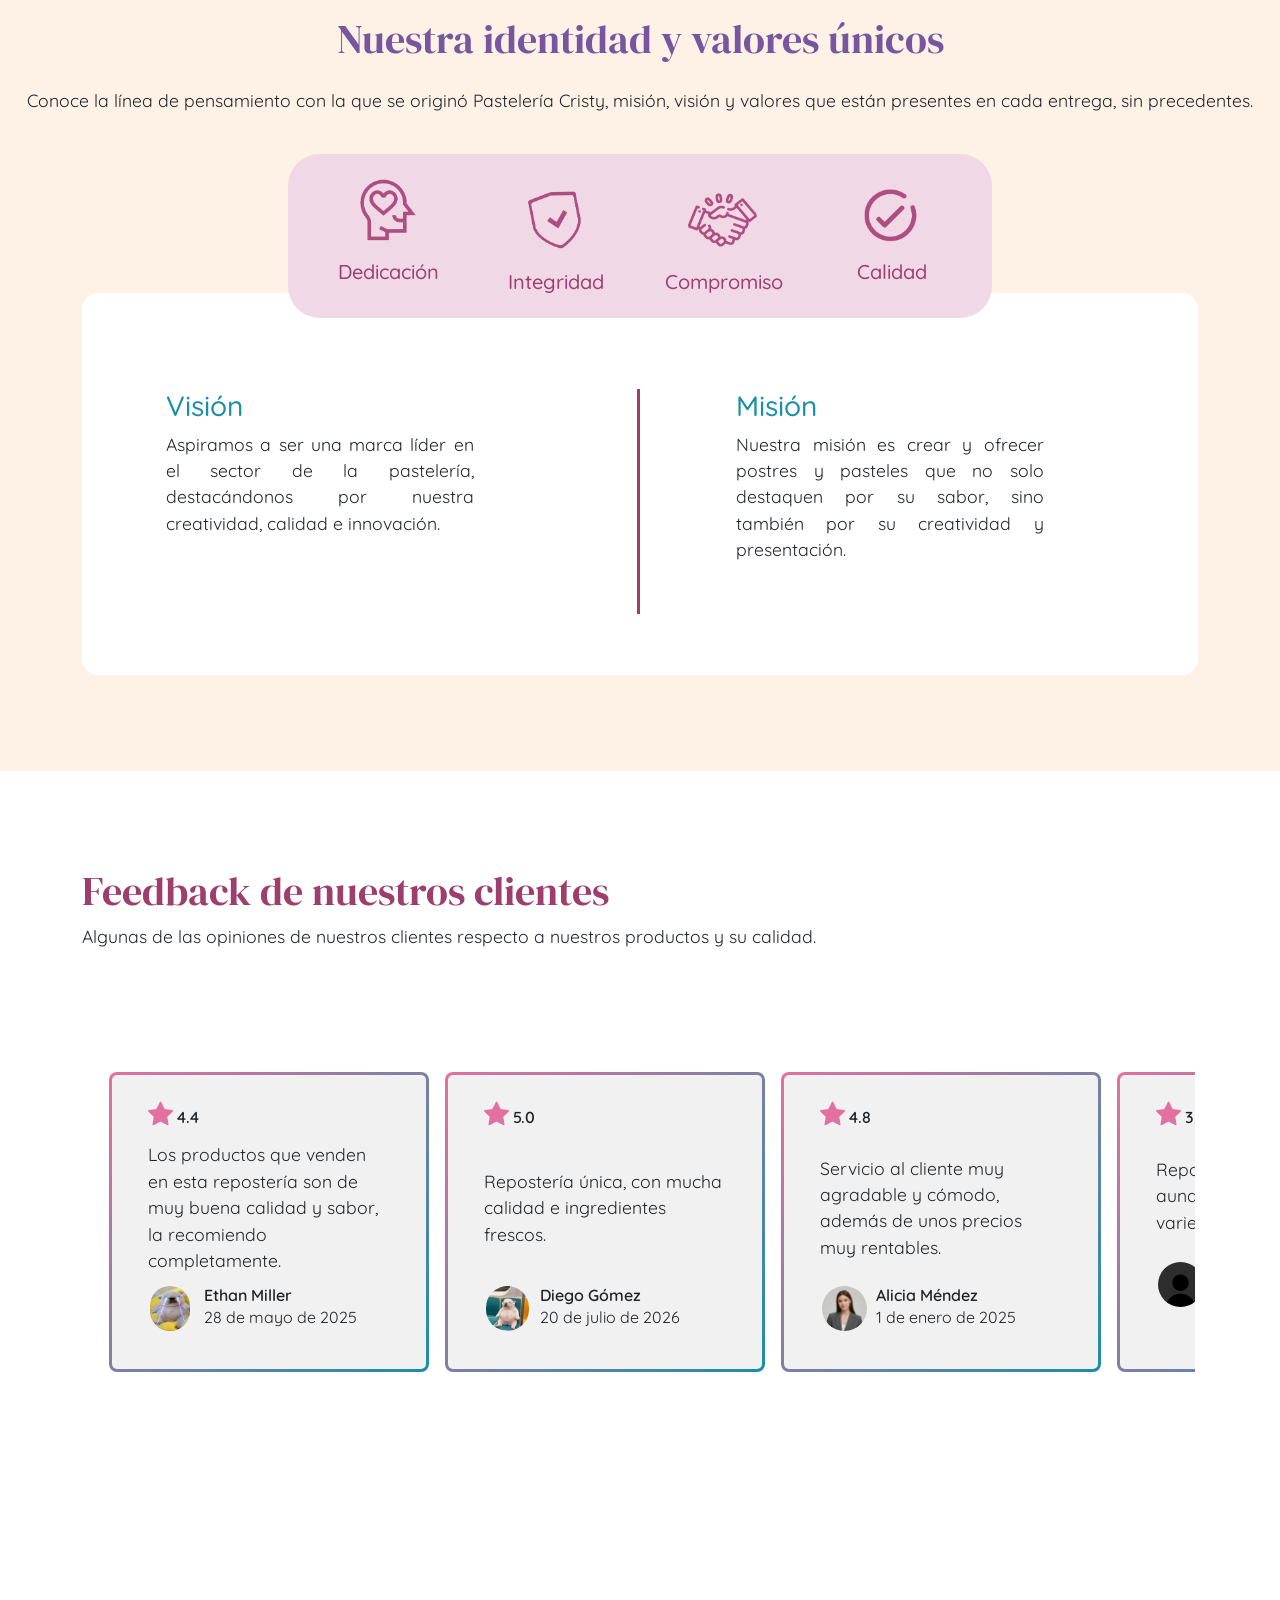
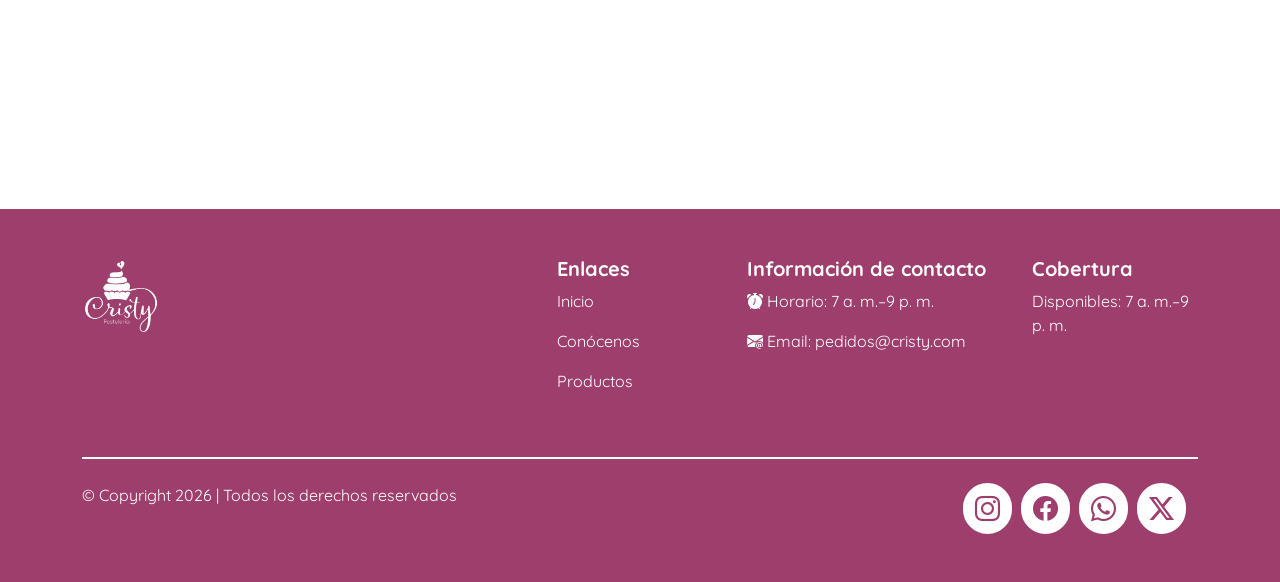
<file: conocenos.html>
<!DOCTYPE html>
<html lang="en">
<head>
    <meta charset="UTF-8">
    <meta name="viewport" content="width=device-width, initial-scale=1.0">
    <title>Conócenos</title>

     <!-- LINK DE BOOTSTRAP -->
    <link href="https://cdn.jsdelivr.net/npm/bootstrap@5.3.8/dist/css/bootstrap.min.css" rel="stylesheet" integrity="sha384-sRIl4kxILFvY47J16cr9ZwB07vP4J8+LH7qKQnuqkuIAvNWLzeN8tE5YBujZqJLB" crossorigin="anonymous">

    <!-- LINK DE CSS -->
    <link rel="stylesheet" href="styles.css">

    <!-- LINK DE BOOTSTRAP ICONS -->
    <link rel="stylesheet" href="https://cdn.jsdelivr.net/npm/bootstrap-icons@1.13.1/font/bootstrap-icons.min.css">
</head>
<body>
    <header>
            <nav class="navbar navbar-expand-lg">
                <div class="container">
                    <a class="navbar-brand me-5" href="#"><img src="imgs/Logu.png" alt="" style="height: 80px;"></a>
                    <button class="navbar-toggler" type="button" data-bs-toggle="collapse" data-bs-target="#navbarSupportedContent" aria-controls="navbarSupportedContent" aria-expanded="false" aria-label="Toggle navigation">
                        <span class="navbar-toggler-icon"></span>
                    </button>
                    <div class="collapse navbar-collapse" id="navbarSupportedContent">
                    <ul class="navbar-nav me-auto mb-2 mb-lg-0">

                        <li class="nav-item">

                            <a class="nav-link nav-linking-dark" aria-current="page" href="index.html">Home</a>

                        </li>

                        <li class="nav-item">

                            <a class="nav-link nav-linking-dark" href="conocenos.html">Conócenos</a>

                        </li>

                        <li class="nav-item active">

                            <a class="nav-link nav-linking-dark" href="catalogo.html">Catálogo</a>

                        </li>

                        <li class="nav-item">
                            <a class="nav-link nav-linking-dark" href="formulario.php">Ordena ya</a>
                        </li>

                    </ul>
                    <div>
                        <!-- Aquí va el ícono de carrito -->
                    </div>
                    </div>
                </div>
            </nav>
           
    </header>


    <main>

        <section class="banner">
            <h1 class="titles c text-center display-4" style="padding-top: 70px;">Acerca de nosotros</h1>
            <div class="d-flex align-items-center justify-content-center flex-column mt-3">
                <p class="w-50 text-center">Ordena uno de nuestros pasteles personalizados usando el formulario y disfruta de tu postre único y con esencia.</p>
            </div>
        </section>

        <section class="mb-5">
            <div class="container-fluid">
                <div class="container pt-5 mt-5">
                    <div class="row">
                        <div class="col-lg-6 d-flex align-items-center justify-content-center p-5">
                            <div class="box">
                                <div class="item"><img src="imgs/carrusel/2.jpg" alt=""></div>
                                <div class="item"><img src="imgs/carrusel/1.jpg" alt=""></div>
                                <div class="item"><img src="imgs/carrusel/3.jpg" alt=""></div>
                                <div class="item"><img src="imgs/carrusel/5.jpg" alt=""></div>
                                <div class="item"><img src="imgs/carrusel/4.jpg" alt=""></div>
                                <div class="item"><img src="imgs/carrusel/7.jpg" alt=""></div>
                                <div class="item"><img src="imgs/carrusel/6.jpg" alt=""></div>
                            </div>
                            <div class="buttons">
                                <span class="prev">

                                    <i class="bi bi-chevron-left"></i>

                                </span>
                                <span class="next">

                                    <i class="bi bi-chevron-right"></i>

                                </span>
                            </div>
                        </div>
                        <div class="col-lg-6 p-5">
                            <div class="bc3 p-5 rounded-4">
                                <h1 class="titles c6">
                                    Historia
                                </h1>
                                <br>
                                <p class="font1" style="text-align: justify;">La marca surge en el año 2021 simultáneamente con los estudios en repostería de la fundadora, que comenzaría su trayectoria estudiando en el Centro Educativo INTECAP, en Puerto Barrios, Izabal. Durante su formación, elaboró distintos postres y pasteles, los cuales comenzó a compartir y ofrecer a vecinos, familiares y amigos.</p>

                                <p class="font1" style="text-align: justify;">Con el tiempo, su trabajo empezó a ser reconocido, generando los primeros pedidos. Posteriormente, con el auge de los emprendimientos digitales tras la pandemia, el emprendimiento creció significativamente. Actualmente, cuenta con cinco años de trayectoria, destacándose por el esfuerzo, la dedicación y la pasión por la repostería.</p>
                            </div>
                        </div>
                    </div>
                </div>
            </div>
        </section>



        <section class="bc3 mb-5 pb-5">
            <div class="container-fluid pt-5 pb-5">
                <h1 class="titles c2 pt-4 text-center">Nuestra identidad y valores únicos</h1>
                <p class="text-center mt-4 font1 mb-sm-5 mb-md-0">
                    Conoce la línea de pensamiento con la que se originó Pastelería Cristy, misión, visión y valores que están presentes en cada entrega, sin precedentes.
                </p>
                <div class="container d-flex align-items-center justify-content-center">
                    <div class="bc4 rounded-5 values d-flex row p-3">
                        <div class="col-3 d-flex align-items-center justify-contente-center flex-column value-1" >

                            <img src="imgs/dedi.png" alt="" style="height: 100px;">
                            <h5 class="c6">Dedicación</h5>

                        </div>
                        <div class="col-3 d-flex align-items-center justify-contente-center flex-column value">

                            <img src="imgs/fres.png" alt="" style="height: 100px;">
                            <h5 class="c6">Integridad</h5>

                        </div>
                        <div class="col-3 d-flex align-items-center justify-contente-center flex-column value">

                            <img src="imgs/serv.png" alt="" style="height: 100px;">
                            <h5 class="c6">Compromiso</h5>

                        </div>
                        <div class="col-3 d-flex align-items-center justify-contente-center flex-column value-1" >

                            <img src="imgs/cal.png" alt="" style="height: 100px;">
                            <h5 class="c6">Calidad</h5>

                        </div>
                    </div>
                    <div class="py-5 rounded-4 bcw identity">
                        <div class="row">
                            <div class="col-6 p-lg-5 vision">
                                <h3 class="ps-5 c7">Visión</h3>
                                <p class="font1 w-75 ps-5" style="text-align: justify;">Aspiramos a ser una marca líder en el sector de la
                                pastelería, destacándonos por nuestra creatividad, calidad
                                e innovación. </p>
                            </div>
                            <div class="col-6 p-lg-5">
                                <h3 class="ps-5 c7">Misión</h3>
                                <p class="font1 w-75 ps-5" style="text-align: justify;">Nuestra misión es crear y ofrecer postres y pasteles que
                                no solo destaquen por su sabor, sino también por su
                                creatividad y presentación.</p>
                            </div>
                        </div>
                    </div>
                </div>
            </div>
        </section>

        <section style="height: 110vh;">
            <div class="container-fluid">
                <div class="container">
                    <h1 class="titles c6 mt-5 pt-5 ">Feedback de nuestros clientes</h1>
                    <p class="mb-5 pb-5 font1">Algunas de las opiniones de nuestros clientes respecto a nuestros productos y su calidad.</p>
                    <div class="reseñas-box p-4">
                        <div class="group">
                            <div class="card px-5 py-4">
                                <div class="row">
                                    <h5 class="mx-0 px-0"><i class="bi bi-star-fill star-opinion"></i> 4.4</h5>
                                </div>
                                <div class="row font1">
                                    Los productos que venden en esta repostería son de muy buena calidad y sabor, la recomiendo completamente.
                                </div>
                                <div class="row">
                                    <div class="col-2">
                                        <img src="imgs/pibble.jpg" alt="" class="circle-opinions">
                                    </div>
                                    <div class="col-9 ps-3">
                                        <h5>Ethan Miller</h5>
                                        <p>28 de mayo de 2025</p>
                                    </div>
                                </div>
                            </div>
                            <div class="card px-5 py-4">
                                <div class="row">
                                    <h5 class="mx-0 px-0"><i class="bi bi-star-fill star-opinion"></i> 5.0</h5>
                                </div>
                                <div class="row font1">
                                    Repostería única, con mucha calidad e ingredientes frescos.
                                </div>
                                <div class="row">
                                    <div class="col-2">
                                        <img src="imgs/MG.jpg" alt="" class="circle-opinions">
                                    </div>
                                    <div class="col-9 ps-3">
                                        <h5>Diego Gómez</h5>
                                        <p>20 de julio de 2026</p>
                                    </div>
                                </div>
                            </div>
                            <div class="card px-5 py-4">
                                <div class="row">
                                    <h5 class="mx-0 px-0"><i class="bi bi-star-fill star-opinion"></i> 4.8</h5>
                                </div>
                                <div class="row font1">
                                    Servicio al cliente muy agradable y cómodo, además de unos precios muy rentables.
                                </div>
                                <div class="row">
                                    <div class="col-2">
                                        <img src="imgs/lady.jpg" alt="" class="circle-opinions">
                                    </div>
                                    <div class="col-9 ps-3">
                                        <h5>Alicia Méndez</h5>
                                        <p>1 de enero de 2025</p>
                                    </div>
                                </div>
                            </div>
                            <div class="card px-5 py-4">
                                <div class="row">
                                    <h5 class="mx-0 px-0"><i class="bi bi-star-fill star-opinion"></i> 3.9</h5>
                                </div>
                                <div class="row font1">
                                    Repostería de calidad, aunque un poco carente de variedad de productos.
                                </div>
                                <div class="row">
                                    <div class="col-2">
                                        <img src="imgs/profile.jpg" alt="" class="circle-opinions">
                                    </div>
                                    <div class="col-9 ps-3">
                                        <h5>Fernando Molina</h5>
                                        <p>23 de octubre de 2025</p>
                                    </div>
                                </div>
                            </div>
                        </div>
                        <div aria-hidden class="group">
                            <div class="card px-5 py-4">
                                <div class="row">
                                    <h5 class="mx-0 px-0"><i class="bi bi-star-fill star-opinion"></i> 4.4</h5>
                                </div>
                                <div class="row font1">
                                    Los productos que venden en esta repostería son de muy buena calidad y sabor, la recomiendo completamente.
                                </div>
                                <div class="row">
                                    <div class="col-2">
                                        <img src="imgs/pibble.jpg" alt="" class="circle-opinions">
                                    </div>
                                    <div class="col-9 ps-3">
                                        <h5>Ethan Miller</h5>
                                        <p>28 de mayo de 2025</p>
                                    </div>
                                </div>
                            </div>
                            <div class="card px-5 py-4">
                                <div class="row">
                                    <h5 class="mx-0 px-0"><i class="bi bi-star-fill star-opinion"></i> 5.0</h5>
                                </div>
                                <div class="row font1">
                                    Repostería única, con mucha calidad e ingredientes frescos.
                                </div>
                                <div class="row">
                                    <div class="col-2">
                                        <img src="imgs/MG.jpg" alt="" class="circle-opinions">
                                    </div>
                                    <div class="col-9 ps-3">
                                        <h5>Diego Gómez</h5>
                                        <p>20 de julio de 2026</p>
                                    </div>
                                </div>
                            </div>
                            <div class="card px-5 py-4">
                                <div class="row">
                                    <h5 class="mx-0 px-0"><i class="bi bi-star-fill star-opinion"></i> 4.8</h5>
                                </div>
                                <div class="row font1">
                                    Servicio al cliente muy agradable y cómodo, además de unos precios muy rentables.
                                </div>
                                <div class="row">
                                    <div class="col-2">
                                        <img src="imgs/lady.jpg" alt="" class="circle-opinions">
                                    </div>
                                    <div class="col-9 ps-3">
                                        <h5>Alicia Méndez</h5>
                                        <p>1 de enero de 2025</p>
                                    </div>
                                </div>
                            </div>
                            <div class="card px-5 py-4">
                                <div class="row">
                                    <h5 class="mx-0 px-0"><i class="bi bi-star-fill star-opinion"></i> 3.9</h5>
                                </div>
                                <div class="row font1">
                                    Repostería de calidad, aunque un poco carente de variedad de productos.
                                </div>
                                <div class="row">
                                    <div class="col-2">
                                        <img src="imgs/profile.jpg" alt="" class="circle-opinions">
                                    </div>
                                    <div class="col-9 ps-3">
                                        <h5>Fernando Molina</h5>
                                        <p>23 de octubre de 2025</p>
                                    </div>
                                </div>
                            </div>
                        </div>
                    </div>
                </div>
            </div>
        </section>

    </main>

    <footer>
        <div class="container-fluid bc6" >
            <div class="container pt-5 pb-4 h-100">
                <div style="border-bottom: #fff 2px solid;" class="pb-5">
                    <div class="row">
                        <div class="col-md-5">
                            <img src="imgs/Logu-obs.png" alt="" class="mb-5" style="height: 80px;">  
                        </div>
                        <div class="col-2  text-white">
                            <h5 class="fw-bold">Enlaces</h5>
                            <p>Inicio</p>
                            <p>Conócenos</p>
                            <p>Productos</p>
                        </div>
                        <div class="col-md-3 text-white mt-sm-4 mt-md-0">
                            <h5 class="fw-bold">Información de contacto</h5>
                            <p><i class="bi bi-alarm-fill"></i> Horario: 7 a. m.–9 p. m.</p>
                            <p><i class="bi bi-envelope-at-fill"></i> Email: pedidos@cristy.com</p>
                        </div>
                        <div class="col-md-2 text-white mt-sm-4 mt-md-0">
                            <h5 class="fw-bold">Cobertura</h5>
                            <p>Disponibles: 7 a. m.–9 p. m.</p>
                        </div>
                    </div>
                </div>
                <div class="pt-4" >
                    <div class="row">

                        <div class="col-8"> <p style="color: #fff;" style="height: 100%;">© Copyright 2026 | Todos los derechos reservados </p></div>
                        <div class="col-md-4 text-white text-end pe-4 pb-4 mt-auto">
                            <a href="https://www.instagram.com/" target="blank" class="footer-a">

                                <i class="bi bi-instagram footer-icons"></i>

                            </a>
                            <a href="https://www.facebook.com" target="blank" class="footer-a">

                                <i class="bi bi-facebook footer-icons"></i>

                            </a>
                            <a href="https://www.whatsapp.com/" target="blank" class="footer-a">

                                <i class="bi bi-whatsapp footer-icons"></i>

                            </a>
                            <a href="https://x.com/" target="blank" class="footer-a">

                                <i class="bi bi-twitter-x footer-icons"></i>

                            </a>
                        </div>

                        </div>

                    </div>
                </div>
            </div>

        </div>

    </footer>

    <script src="https://cdn.jsdelivr.net/npm/bootstrap@5.3.8/dist/js/bootstrap.bundle.min.js" integrity="sha384-FKyoEForCGlyvwx9Hj09JcYn3nv7wiPVlz7YYwJrWVcXK/BmnVDxM+D2scQbITxI" crossorigin="anonymous"></script>
    
    <script src="JavaScript/conocenos.js"></script>

</body>
</html>
</file>
<file: styles.css>
@import url('https://fonts.googleapis.com/css2?family=DM+Serif+Display:ital@0;1&family=Dancing+Script:wght@400..700&family=Fraunces:ital,opsz,wght@0,9..144,100..900;1,9..144,100..900&family=Great+Vibes&family=Petemoss&family=Quicksand:wght@300..700&display=swap');


:root{
    --c1:#E271A1;
    --c2:#77569f;   
    --c3:#FEF1E6;
    --c4:#F1D8E7; 
    --c5:#C3BCDE;
    --c6:#9D3E6C;
    --c7:#1a8fa8;
    --teal-start:   #5ecfcf;
    --teal-end:     #1a8fa8;
    --cream:        #fdf8f4;
    --card-bg:      #ffffff;
    --text-main:    #2d2d2d;
    --border:       #e4ddf5;
    --shadow-soft:  0 4px 24px rgba(181,41,94,.08), 0 1.5px 6px rgba(94,207,207,.10);

    --shadow-hover: 0 6px 15px rgba(181,41,94,.16), 0 2px 8px rgba(94,207,207,.15);
    --radius: 14px;
}
.shadow-pro{
    box-shadow: var(--shadow-hover);
}
.bcw{
    background-color: #fff;
}
.bc1{
    background-color: var(--c1);
}
.bc2{
    background-color: var(--c2);
}
.bc3{
    background-color: var(--c3);
}
.bc4{
    background-color: var(--c4);
}
.bc5{
    background-color: var(--c5);
}
.bc6{
    background-color: var(--c6);
}
.bc7{
    color: var(--c7);
}


.c0{
    color: #fff;
}
.c{
    color: #6B4A4E;
}
.c1{
    color:#E271A1;
}
.c2{
    color: var(--c2);
}
.c3{
    color: var(--c3);
}

.c4{
    color: var(--c4);
}

.c5{
    color: var(--c5);
}

.c6{
    color: var(--c6);
}

.c7{
    color: var(--c7);
}

.c8{color: var(--c8);
}
.c9{
    color: var(--c9);
}

.btn-1{
    --bs-btn-bg: var(--c7);
    --bs-btn-hover-bg: #157a90;      /* un poco más oscuro que --c7 para dar feedback visual */
    --bs-btn-hover-color: #fff;
    --bs-btn-active-bg: #106b7d;     /* aún más oscuro, para el click */
    --bs-btn-active-color: #fff;
    --bs-btn-border-color: transparent;
    --bs-btn-hover-border-color: transparent;
    --bs-btn-active-border-color: transparent;
    transition: .25s ease;

    background-color: var(--c7);
    color: #fff;
}
.btn-1:hover{
    transition: .25s ease;
}

*{
    font-family:quicksand ;
}

.font1{
    font-size: 1.1rem;
}
/*------------------------------ HEADER ------------------------------*/


.titles{
    font-family: DM Serif Display;

}
.span1{
    margin-top: -200px;
    font-family:Dancing Script;
}


.header-main {
    position: relative;
    background: url(imgs/header.jpg); 
    min-height: 100vh;   /* antes: height: 100vh */
    background-size: cover; 
    background-position: center;
}

nav, .header{
    position: relative;
    z-index: 2;
}
.shadow-layer{
    position: absolute;
    top: 0;
    left: 0;
    width: 100%;
    height: 100%;
    background: #00000080;
    z-index: 1;


}
.circle-opinions{
    border-radius: 100px;
    height: 45px;
    transition: ease .5s;
    margin-left: -10px;

}

.circle-opinions:hover{
    transform: translateY(-7px);
    transition: ease .5s;
    
}
.borderin{
    border-left: 1px solid #6B4A4E;
}
.starments{
    color: #e6d51a;
    height: 20px;
    font-size: 20px;

}

.tarjeta-glass {
    background-color: rgba(255, 255, 255, 0.3);
    backdrop-filter: blur(10px);
    border: .5px solid rgba(255, 255, 255, 0.5);
    box-shadow: 0 4px 30px rgba(0, 0, 0, 0.1);
}

/* Altura base (h-50) para móviles, tablets y md */
.altura-header {
  height: 75% !important; 
}

/* Altura (h-75) para pantallas lg (992px) en adelante */
@media (max-width: 992px) {
  .altura-header {
    height: 75% !important;
  }
    .font1{
    font-size: 16px;
}

}


.nav-linking-white{
    color: #fff !important;
    transition: .2s ease;
    font-weight: 500;
}
.nav-linking-white:hover{
    color: var(--c1) !important;
    transition: .2s ease;
}

.nav-linking-dark{
    color: #444 !important;
    transition: .2s ease;
    font-weight: 500;
}
.nav-linking-dark:hover{
    color: var(--c6) !important;
    transition: .2s ease;
}



/*------------------------------ CARDS BENEFICIOS ------------------------------*/
.card-beneficio{
    background-color: var(--c4);
    transition: transform .3s ease, box-shadow .3s ease;
}


.card-beneficio:hover{
    transform: translateY(-6px);
    box-shadow: var(--shadow-hover);
}

.icon-circle{
    width: 56px;
    height: 56px;
    border-radius: 50%;
    background-color: rgba(255, 255, 255, 0.55);
    display: flex;
    align-items: center;
    justify-content: center;
}

/* Aqui va tu icono, solo cambia el src del <img> en el HTML */
.icon-circle img{
    width: 60px;
    height: 60px;
    object-fit: contain;
    display: block;
}

.card-pop {

    transition: transform 0.3s ease, box-shadow 0.3s ease;
    display: flex;
    align-items: center;
}

/*------------------------------------------------------------ CAROUSEL DE PASTELES ------------------------------------------------------------*/

.cake-carousel-section{
    position: relative;
    overflow: hidden;
    background:
        radial-gradient(circle at 10% 12%, rgba(226, 113, 161, .11) 0 4px, transparent 5px),
        radial-gradient(circle at 89% 16%, rgba(26, 143, 168, .10) 0 5px, transparent 6px),
        var(--c3);
}
.cake-section-heading{
    position: relative;
    max-width: 760px;
    margin: 0 auto 1rem;
}

.cake-eyebrow{
    display: flex;
    align-items: center;
    justify-content: center;
    gap: .8rem;
    margin-bottom: .8rem;
}

.cake-eyebrow-line{
    width: clamp(30px, 7vw, 76px);
    height: 1px;
    background: linear-gradient(90deg, transparent, rgba(157, 62, 108, .55));
}

.cake-eyebrow-line:last-child{
    transform: scaleX(-1);
}

.cake-featured-seal{
    width: 36px;
    height: 36px;
    border: 1px solid rgba(157, 62, 108, .24);
    border-radius: 50%;
    display: inline-flex;
    align-items: center;
    justify-content: center;
    color: #fff;
    background: var(--c6);
    box-shadow: 0 6px 18px rgba(157, 62, 108, .18);
    transform: rotate(-8deg);
}

.cake-featured-seal i{
    font-size: .8rem;
}

.cake-eyebrow-text{
    font-size: .78rem;
    font-weight: 700;
    letter-spacing: .2em;
    text-transform: uppercase;
    color: var(--c6);
}

.cake-featured-title{
    color: var(--c6);
    font-size: clamp(3.4rem, 7vw, 4.5rem);
    line-height: .84;
    letter-spacing: -.035em;
    margin: 0;
}

.cake-featured-title span{
    position: relative;
    isolation: isolate;
    display: block;
    width: fit-content;
    margin: .12em auto 0;
    padding: 0 .18em .1em;
    color: var(--c1);
    font-family: "Dancing Script", cursive;
    font-size: .67em;
    font-weight: 600;
    letter-spacing: 0;
    transform: rotate(-2deg);
}

.cake-featured-title span::after{
    content: "";
    position: absolute;
    right: 2%;
    bottom: 0;
    left: 2%;
    height: 9px;
    border-radius: 50%;
    background: rgba(226, 113, 161, .18);
    transform: rotate(-1deg);
    z-index: -1;
}

/* ── Titulo y descripcion que cambian con cada pastel ── */
.carousel-info{
    max-width: 620px;
    margin: -.75rem auto 0;
    padding: 1rem clamp(1rem, 4vw, 2.25rem) 1.15rem;
    border: 1px solid rgba(157, 62, 108, .10);
    border-radius: 22px;
    background: rgba(255, 255, 255, .58);
    box-shadow: 0 12px 30px rgba(157, 62, 108, .08);
    backdrop-filter: blur(6px);
    transition: opacity .25s ease, transform .25s ease;
}

.carousel-info.is-fading{
    opacity: 0;
    transform: translateY(8px);
}

.cake-title{
    font-size: clamp(1.65rem, 2.7vw, 2.35rem);
    line-height: 1.1;
    margin-bottom: .35rem;
}

.cake-desc{
    max-width: 460px;
    margin-bottom: 0;
    color: #6B4A4E;
    font-size: .98rem;
    line-height: 1.55;
}

/* ── Escenario donde "flotan" los pasteles ── */
.cake-carousel-section{
    /* Un solo lugar para controlar el tamaño de los pasteles.
       Sube o baja este valor: todo lo demas (separacion, alto del
       escenario) se recalcula solo porque depende de esta variable. */
    --cake-w: 270px;
    --cake-gap: calc(var(--cake-w) * 1.05);
}

.cake-stage{
    position: relative;
    /* Mantiene espacio para la animación sin alejar la ficha del pastel. */
    height: calc(var(--cake-w) * 1.3);
    margin-top: 0;
}

.cake-track{
    position: relative;
    width: 100%;
    height: 100%;
}

.cake-slide{
    position: absolute;
    top: 50%;
    left: 50%;
    width: var(--cake-w);
    display: flex;
    flex-direction: column;
    align-items: center;
    transition: transform .7s cubic-bezier(.22, 1, .36, 1), opacity .5s ease, filter .5s ease;
    pointer-events: none;
}

.cake-slide.is-active{
    transform: translate(-50%, -50%) scale(1);
    opacity: 1;
    filter: none;
    z-index: 3;
    pointer-events: auto;
}

.cake-slide.is-prev{
    transform: translate(calc(-50% - var(--cake-gap)), -46%) scale(.6);
    opacity: .45;
    filter: blur(1px);
    z-index: 1;
}

.cake-slide.is-next{
    transform: translate(calc(-50% + var(--cake-gap)), -46%) scale(.6);
    opacity: .45;
    filter: blur(1px);
    z-index: 1;
}

/* ── El flote: animacion independiente de la posicion ── */
.cake-float{
    animation: cakeFloat 4s ease-in-out infinite;
}

@keyframes cakeFloat{
    0%, 100% { transform: translateY(0); }
    50%      { transform: translateY(-14px); }
}

.cake-img{
    width: 100%;
    filter: drop-shadow(0 22px 16px rgba(107, 74, 78, .3));
}

/* ── El "stand": una sombra elegante bajo el pastel activo ── */
.cake-stand{
    width: 190px;
    height: 32px;
    margin-top: -4px;
    border-radius: 50%;
    background: radial-gradient(ellipse at center, rgba(157, 62, 108, .3) 0%, rgba(157, 62, 108, 0) 72%);
}

/* ── Flechas ── */
.cake-arrow{
    position: absolute;
    top: 50%;
    transform: translateY(-50%);
    border: none;
    background-color: #fff;
    color: var(--c7);
    width: 48px;
    height: 48px;
    border-radius: 50%;
    display: flex;
    align-items: center;
    justify-content: center;
    font-size: 1.3rem;
    box-shadow: var(--shadow-soft);
    transition: transform .2s ease, box-shadow .2s ease, background-color .2s ease, color .2s ease;
    z-index: 5;
}

.cake-arrow:hover{
    transform: translateY(calc(-50% - 3px));
    box-shadow: var(--shadow-hover);
    background-color: var(--c1);
    color: #fff;
}

.cake-arrow--left{ left: 0; }
.cake-arrow--right{ right: 0; }

/* ── Puntos indicadores ── */
.cake-dots{
    display: flex;
    gap: .5rem;
    justify-content: center;
    margin-top: 1rem;
}

.cake-dot{
    width: 9px;
    height: 9px;
    border-radius: 50%;
    background-color: var(--c5);
    cursor: pointer;
    transition: background-color .2s ease, transform .2s ease;
}

.cake-dot.is-active{
    background-color: var(--c1);
    transform: scale(1.3);
}

@media (max-width: 768px){
    .cake-carousel-section{ --cake-w: 190px; }
    .cake-arrow{ width: 40px; height: 40px; font-size: 1.1rem; }
    .cake-section-heading{ margin-bottom: .75rem; }
    .cake-eyebrow{ gap: .55rem; }
    .cake-featured-seal{ width: 32px; height: 32px; }
    .cake-featured-title{ font-size: clamp(3rem, 14vw, 4.2rem); }
    .carousel-info{
        max-width: calc(100% - 1rem);
        margin-top: -.35rem;
        border-radius: 18px;
    }
}

@media (prefers-reduced-motion: reduce){
    .cake-float{ animation: none; }
    .cake-slide{ transition: opacity .3s ease; }
}



/*------------------------------------------------------------ SECCIÓN FINAL ------------------------------------------------------------*/

.img-final{
    background-image: url(imgs/modelo.jpg);
    background-size: cover;
    height: 90vh;
    width: 85%;
}
@media (max-width: 768px){
    .img-final{
    background-image: url(imgs/modelo.jpg);
    background-size: cover;
    height: 70vh;
    width: 100%;
    margin-bottom: 10vh;
}
}








/*------------------------------------------------------------ PÁGINA CONOCENOS ------------------------------------------------------------*/
.img-history{
    background-image: url(imgs/history.jpg);
    height: 100%;
    
}


.box{
    position: relative;
    display: flex;
    transform-style: preserve-3d;
    perspective: 500px;
}
.box .item{
    position: absolute;
    bottom: calc(50% - 80px);
    left: calc(50% - 50px);
    width: 200px;
    height: 300px;
    background: #ffffff;
    transition: .5s;
    box-shadow:  0 0 50px rgba(0, 0, 0, .5);
    border-radius: 1rem;
    transform-style: preserve-3d;
    transform-origin: bottom;
    user-select: none;
    -webkit-box-reflect:below 1px linear-gradient(transparent, transparent, #0002);
    border: 5px solid #77569fb7;
}
.box .item img{
    border-radius: 0.7rem;

}
.box .item:nth-child(1){
    transform: translate3d(-150px,0,0) scale(0.8) rotateY(25deg);
    z-index: 1;
}
.box .item:nth-child(2){
    transform: translate3d(-150px,0,0) scale(0.8) rotateY(25deg);
    z-index: 2;
}

.box .item:nth-child(3){
    transform: translate3d(-100px,0,0) scale(0.9) rotateY(15deg);
    z-index: 2;
}


.box .item:nth-child(5){
    transform: translate3d(100px,0,0) scale(0.9) rotateY(-15deg);
    z-index: 3;
}

.box .item:nth-child(6){
    transform: translate3d(150px,0,0) scale(0.8) rotateY(-25deg);
    z-index: 2;
}

.box .item:nth-child(7){
    transform: translate3d(150px,0,0) scale(0.8) rotateY(-25deg);
    z-index: -1;
}
.box .item img{
    position: absolute;
    top: 0;
    left: 0;
    width: 100%;
    height: 100%;
    object-fit: cover;
}


.buttons{
    display: inline-block;
    margin-top: 450px;

    display: flex;
    gap: 20px;
}

.buttons span{
    position: relative;
    width: 50px;
    height: 50px;
    border: 2px solid var(--c6);
    background-color: #E271A1;
    border-radius: 50%;
    display: flex;
    justify-content: center;
    align-items: center;
    transition: transform .2s ease
}
.buttons span i{
    color: #Fff;

}
.buttons span:hover{
    transform: translateY(calc(-5% - 3px));

}


.values{
    position: absolute;
    margin-bottom: 35vh;
    width: 55%;

}
.value{
    transition: .5s ease-out;
}
.value:hover{
    transition: .5s ease;
    transform: scale(1.1);
}
.value-1{   
    transform: translateY(-10px);
    transition: .5s ease;
}
.value-1:hover{
    transform: translateY(-10px);
    transition: .5s ease;
    transform: scale(1);
}

@media (max-width: 768px){
    .values{
    position: absolute;
    margin-bottom: 50vh;
    width: 70%;
}

}

.identity{
    margin-top: 20vh;
}

.vision::before{
    content: ' ';
    position: absolute;
    background-color: #9D3E6C;
    right: 50%;
    height: 25%;
    width: 3px;

}

.reseñas-box{
    width: 100%;
    display: flex;
    overflow-x: auto;

    border-radius: 1.2rem;
    border: 3px solid transparent;
    padding: 1.2rem;

    /*
    background:
        linear-gradient(#fff, #fff) padding-box,
        linear-gradient(135deg, var(--c1), var(--c7)) border-box;*/
}
.reseñas-box::-webkit-scrollbar{
    display: none;
}
.group{
    display: flex;
    align-items: center;
    justify-content: center;
    gap: 1em;
    animation: spin 20s infinite linear;
    padding-right: 1em;
}
.group .card{
    background: #f1f1f1;
    border-radius: .5em;

    flex: 0 0 320px;      /* ancho fijo, no crece ni se encoge */
    width: 320px;
    min-height: 300px;
    padding: 1.5rem;

    display: flex;
    flex-direction: column;
    justify-content: space-between;
    gap: .75rem;

    border: 3px solid transparent;
    border-radius: .5em;

    background: 
        linear-gradient(#f1f1f1, #f1f1f1) padding-box,
        linear-gradient(135deg, var(--c1), var(--c7)) border-box;
}

.star-opinion{
    font-size: 25px;
    color: var(--c1);
}

.group .card h5{
    font-size: 1rem;
    font-weight: 600;
    margin: 0;
}
.circle-opinions{
    border-radius: 100px;
    height: 45px;
    transition: ease .5s;
    margin-left: -10px;

}

@keyframes spin {
    from {translate: 0;}
    to {translate: -100%;}
}


/*------------------------------------------------------------ PÁGINA CATÁLOGO DE PRODUCTOS------------------------------------------------------------*/


.cards-imgs{
    height: 375px;

}


/* ── Filtro lateral ── */

.catalog-filter{
    background-color: #fff;
    border: 1.5px solid var(--border);
    border-radius: var(--radius);
    padding: 1.5rem 1.25rem;
    box-shadow: var(--shadow-soft);

    /* offset desde arriba: cuando el usuario baja, aqui es donde el
       filtro se "pega" antes de seguir bajando con el scroll */
    top: 20px;
}

.filter-title{
    font-size: 1.2rem;
    margin-bottom: 1rem;
}

.filter-list{
    display: flex;
    flex-direction: column;
    gap: .4rem;
}

.filter-btn{
    all: unset;
    box-sizing: border-box;
    width: 100%;
    cursor: pointer;
    padding: .6rem .9rem;
    border-radius: 10px;
    font-size: .95rem;
    color: var(--text-main);
    transition: background-color .2s ease, color .2s ease;
}

.filter-btn:hover{
    background-color: var(--c3);
}

.filter-btn.is-active{
    background-color: var(--c1);
    color: #fff;
    font-weight: 600;
}

.filter-empty{
    color: var(--text-main);
    opacity: .6;
}











/*------------------------------------------------------------ PÁGINA FORMULARIO ------------------------------------------------------------*/

.banner{
    position: relative;
    background: url(imgs/banner.png); 
    height: 60vh; 
    background-size: cover; 
    background-position: bottom;
}


/* ── Page wrapper ─────────────────────────────────────── */
.form-wrapper {
    max-width: 860px;
    margin: 3rem auto;
    padding: 0 1rem 3rem;
}


/* ── Section divider label ────────────────────────────── */

.section-label {
    font-size: .78rem;
    font-weight: 600;
    letter-spacing: .12em;
    color: var(--teal-end);
    display: flex;
    align-items: center;
    gap: .5rem;
}

.section-label::after {
    content: '';
    flex: 1;
    height: 1px;
    /*background: linear-gradient(90deg, var(--border), transparent);*/
    background: var(--border);

}
 
/* ── Custom labels ────────────────────────────────────── */
.form-label {
    font-size: .83rem;
    font-weight: 500;
}
 
    /* ── Inputs & selects ─────────────────────────────────── */
    .form-control,
    .form-select {
      border: 1.5px solid var(--border);
      border-radius: var(--radius);
      padding: .72rem 1rem;
      font-family: 'DM Sans', sans-serif;
      font-size: .95rem;
      color: var(--text-main);
      background: #fcfaff;
      box-shadow: var(--shadow-input);
      transition: border-color .2s, box-shadow .2s, background .2s;
    }
 
    .form-control:focus,
    .form-select:focus {
      border-color: var(--c1);
      box-shadow: 0 0 0 3.5px rgba(241, 216, 231, 0.75), var(--shadow-input);
      background: #fff;
      outline: none;
    }
 
    .form-control::placeholder { color: #c3bdd8; }
 
    textarea.form-control { resize: vertical; min-height: 96px; }
 
    /* ── Submit button ────────────────────────────────────── */
    .btn-order {
      /*background: linear-gradient(135deg, var(--teal-start) 0%, #28b5c4 45%, var(--teal-end) 100%);
      */
      background-color: #1a8fa8;
      border: none;
      border-radius: var(--radius);
      color: #fff;
      font-size: 1rem;
      font-weight: 500;
      box-shadow: 0 4px 18px rgba(26,143,168,.30), 0 1px 4px rgba(94,207,207,.20);
      transition: transform .18s, box-shadow .18s, filter .18s;
      margin-top: .4rem;
    }
    .btn:hover {
      filter: brightness(1.07);
      transform: translateY(-2px);
      box-shadow: 0 8px 28px rgba(26,143,168,.38), 0 2px 8px rgba(94,207,207,.25);
    }
    .btn:active {
      transform: translateY(0);
      filter: brightness(.97);
    }
 
    /* ── Decorative cake icon ─────────────────────────────── */
    .cake-icon {
      font-size: 2.6rem;
      display: block;
      margin-bottom: .6rem;
      line-height: 1;
    }
 
    /* ── Responsive ───────────────────────────────────────── */
    @media (max-width: 600px) {
      .form-card  { padding: 1.6rem 1.2rem; }
      .form-header { flex-direction: column; }
    }




/* ── Tabla de pedidos (READ + DELETE) ─────────────────── */

.orders-card{
    background-color: #fff;
    border: 1.5px solid var(--border);
    border-radius: var(--radius);
    box-shadow: var(--shadow-soft);
    overflow: hidden; /* para que las esquinas redondeadas corten la tabla tambien */
}

.table-pedidos{
    margin-bottom: 0;
    min-width: 720px; /* evita que las columnas se aplasten feo antes de que entre el scroll */
}


.table-scroll{
    overflow-x: auto;
    -webkit-overflow-scrolling: touch; /* scroll suave en iOS */
}

.scroll-hint{
    text-align: right;
    font-size: .78rem;
    color: var(--text-main);
    opacity: .5;
    margin: .5rem 1rem 0 0;
}

.table-pedidos thead{
    background-color: var(--c7);
}

.table-pedidos thead th{
    color: #eb0000;
    font-weight: 600;
    font-size: .85rem;
    letter-spacing: .03em;
    border: none;
    padding-top: .9rem;
    padding-bottom: .9rem;
    vertical-align: middle;
}

.table-pedidos tbody td{
    vertical-align: middle;
    color: var(--text-main);
    font-size: .92rem;
    border-color: var(--border);
}

.table-pedidos tbody tr:hover{
    background-color: var(--c3);
}

.btn-delete{
    color: var(--c6);
    font-size: 1.1rem;
    transition: color .18s, transform .18s;
}

.btn-delete:hover{
    color: #b3243f;
    transform: scale(1.1);
}

.orders-empty{
    color: var(--text-main);
    opacity: .6;
    text-align: center;
    padding: 3rem 0;
}










/*------------------------------------------------------------ FOOTER ------------------------------------------------------------*/


.footer-icons{
    font-size: 25px;
    color: var(--c6);
    background-color: #fff;
    border: 7px solid #FFF;
    border-radius: 100px;
    padding: 0 5px 0 5px;
    transition: transform .4s ease;
    display: inline-block; 
    margin-left: 5px;   
}
.footer-icons:hover{
    transition: transform .4s ease;
    transform: translateY(-10px);
}
.footer-a{
    text-decoration: none;
}
</file>
